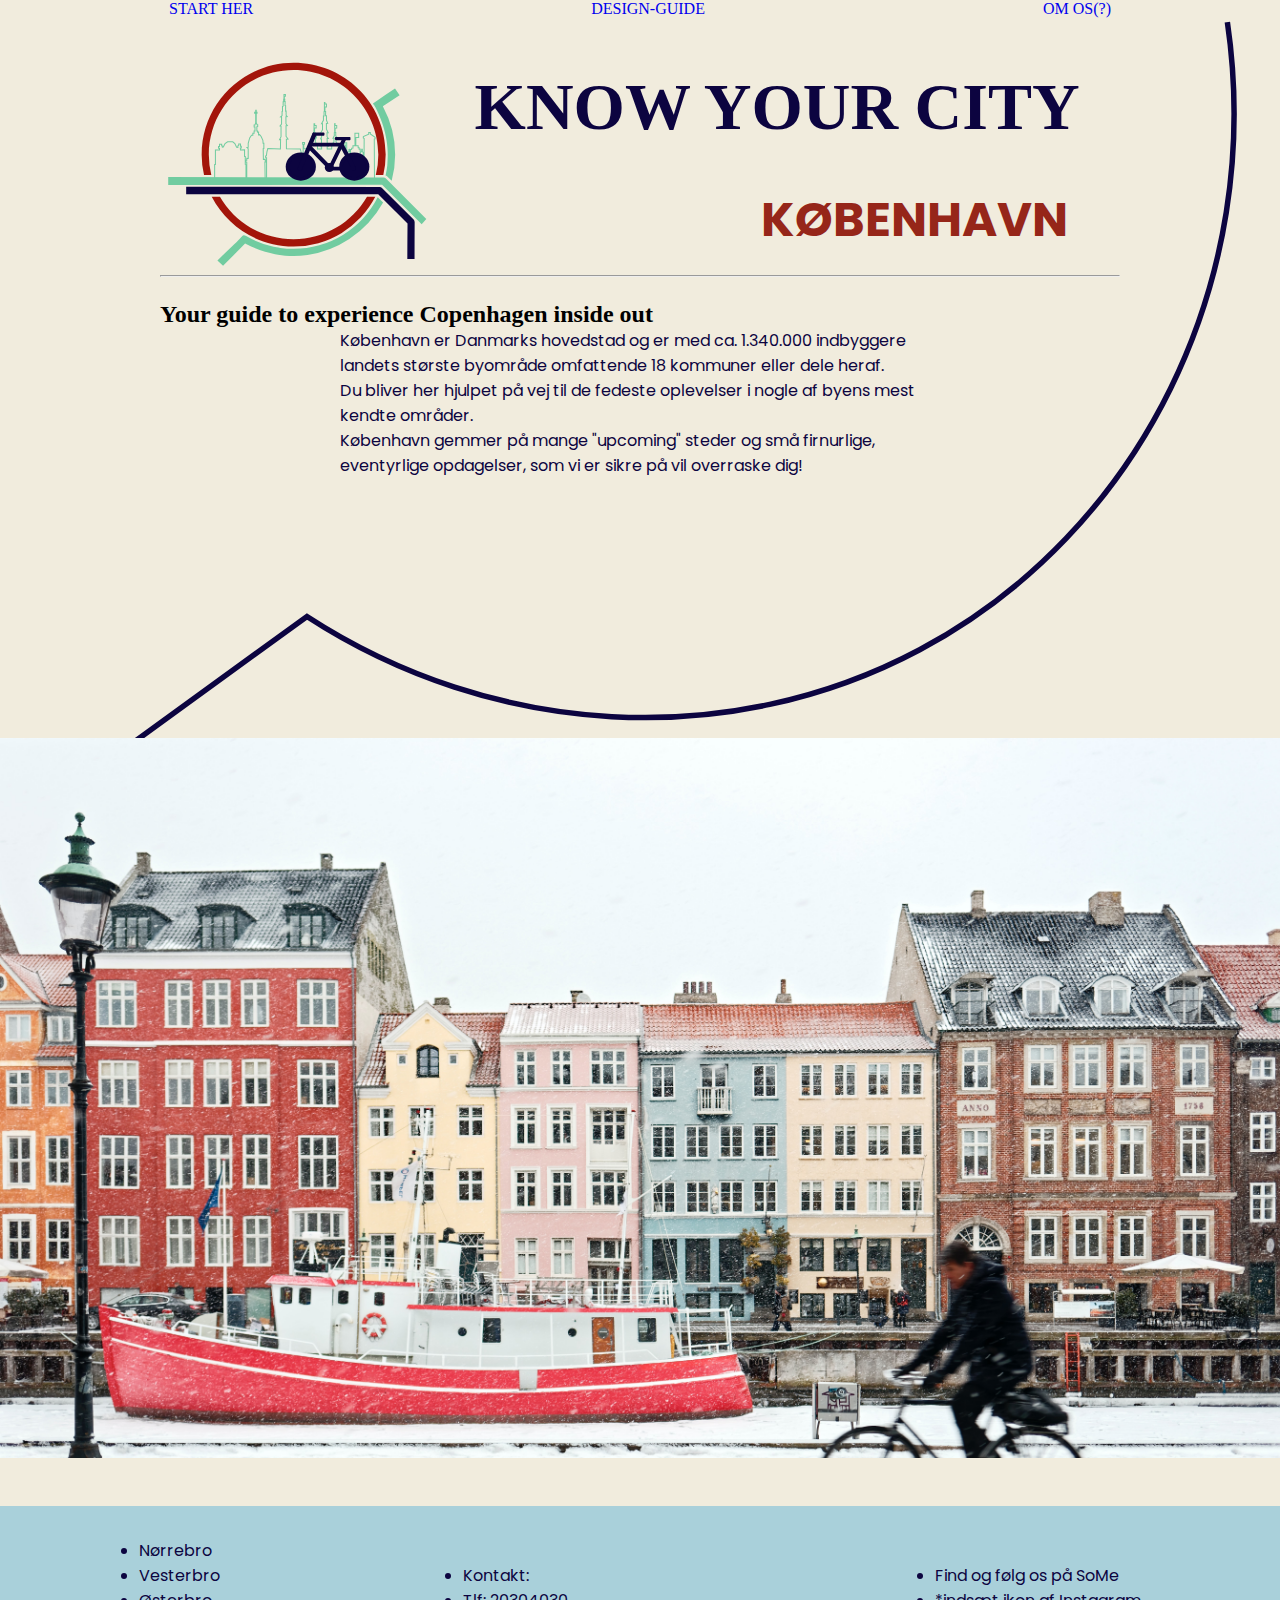
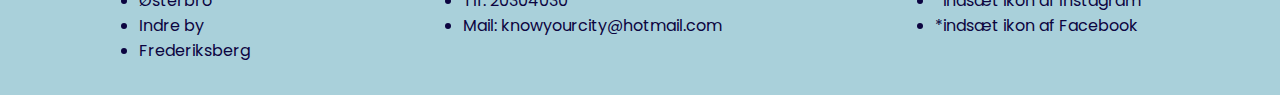
<file: index.html>
<!DOCTYPE html>
<html lang="en">
  <head>
    <meta charset="UTF-8" />
    <meta http-equiv="X-UA-Compatible" content="IE=edge" />
    <meta name="viewport" content="width=device-width, initial-scale=1.0" />
    <link rel="stylesheet" href="style_index.css" />
    <link rel="stylesheet" href="style_faelles.css" />
    <link rel="preconnect" href="https://fonts.googleapis.com" />
    <link rel="preconnect" href="https://fonts.gstatic.com" crossorigin />
    <link
      href="https://fonts.googleapis.com/css2?family=Permanent+Marker&family=Poppins:wght@100;300;700&display=swap"
      rel="stylesheet"
    />
    <link rel="icon" type="image/svg+xml" href="images/ikoner/favicon.svg" />
    <title>Know Your City</title>
  </head>
  <body>
    <main>
      <header class="banner">
        <div id="banner_mobile">
          <div>
            <img
              class="menu_burger toggle-btn"
              src="images/ikoner/burgermenu.svg"
              alt="Burgermenu-ikon"
            />
          </div>
          <div>
            <!-- <a href="index.html"> -->
            <img
              class="menu_logo toggle-btn"
              src="images/ikoner/logo.svg"
              alt="Logo"
            />
            <!-- </a> -->
          </div>
        </div>
        <nav>
          <ul class="nav">
            <li>
              <a href="kategori.html" class="style_knap">START HER</a>
            </li>
            <li>
              <a href="kategori.html" class="style_knap">DESIGN-GUIDE</a>
            </li>
            <li>
              <a href="kategori.html" class="style_knap">OM OS(?)</a>
            </li>
          </ul>
        </nav>
      </header>
      <section id="index_first_section">
        <div>
          <div class="index_75">
            <div class="index_first_section_wrapper">
              <a class="logo_grid" href="index.html">
                <img src="images/ikoner/logo.svg" alt="Logo"
              /></a>
              <h1 class="h1_grid">KNOW YOUR CITY</h1>
              <h2 class="h2_grid">KØBENHAVN</h2>
            </div>
            <hr class="index_first_section_hr" />
            <h2>Your guide to experience Copenhagen inside out</h2>
            <p class="index_first_section_p">
              København er Danmarks hovedstad og er med ca. 1.340.000 indbyggere
              landets største byområde omfattende 18 kommuner eller dele heraf.
              <br />
              Du bliver her hjulpet på vej til de fedeste oplevelser i nogle af
              byens mest kendte områder. <br />
              København gemmer på mange "upcoming" steder og små firnurlige,
              eventyrlige opdagelser, som vi er sikre på vil overraske dig!
            </p>
          </div>
        </div>
      </section>
      <section id="index_second_section"></section>
    </main>
    <footer>
      <div class="footer_grid">
        <div>
          <ul class="nav_footer">
            <li>Nørrebro</li>
            <li>Vesterbro</li>
            <li>Østerbro</li>
            <li>Indre by</li>
            <li>Frederiksberg</li>
          </ul>
        </div>
        <div>
          <ul class="nav_footer">
            <li>Kontakt:</li>
            <li>Tlf: 20304030</li>
            <li>Mail: knowyourcity@hotmail.com</li>
          </ul>
        </div>
        <div>
          <ul class="nav_footer">
            <li>Find og følg os på SoMe</li>
            <li>*indsæt ikon af Instagram</li>
            <li>*indsæt ikon af Facebook</li>
          </ul>
        </div>
      </div>
    </footer>
    <script src="js.js"></script>
  </body>
</html>
</file>
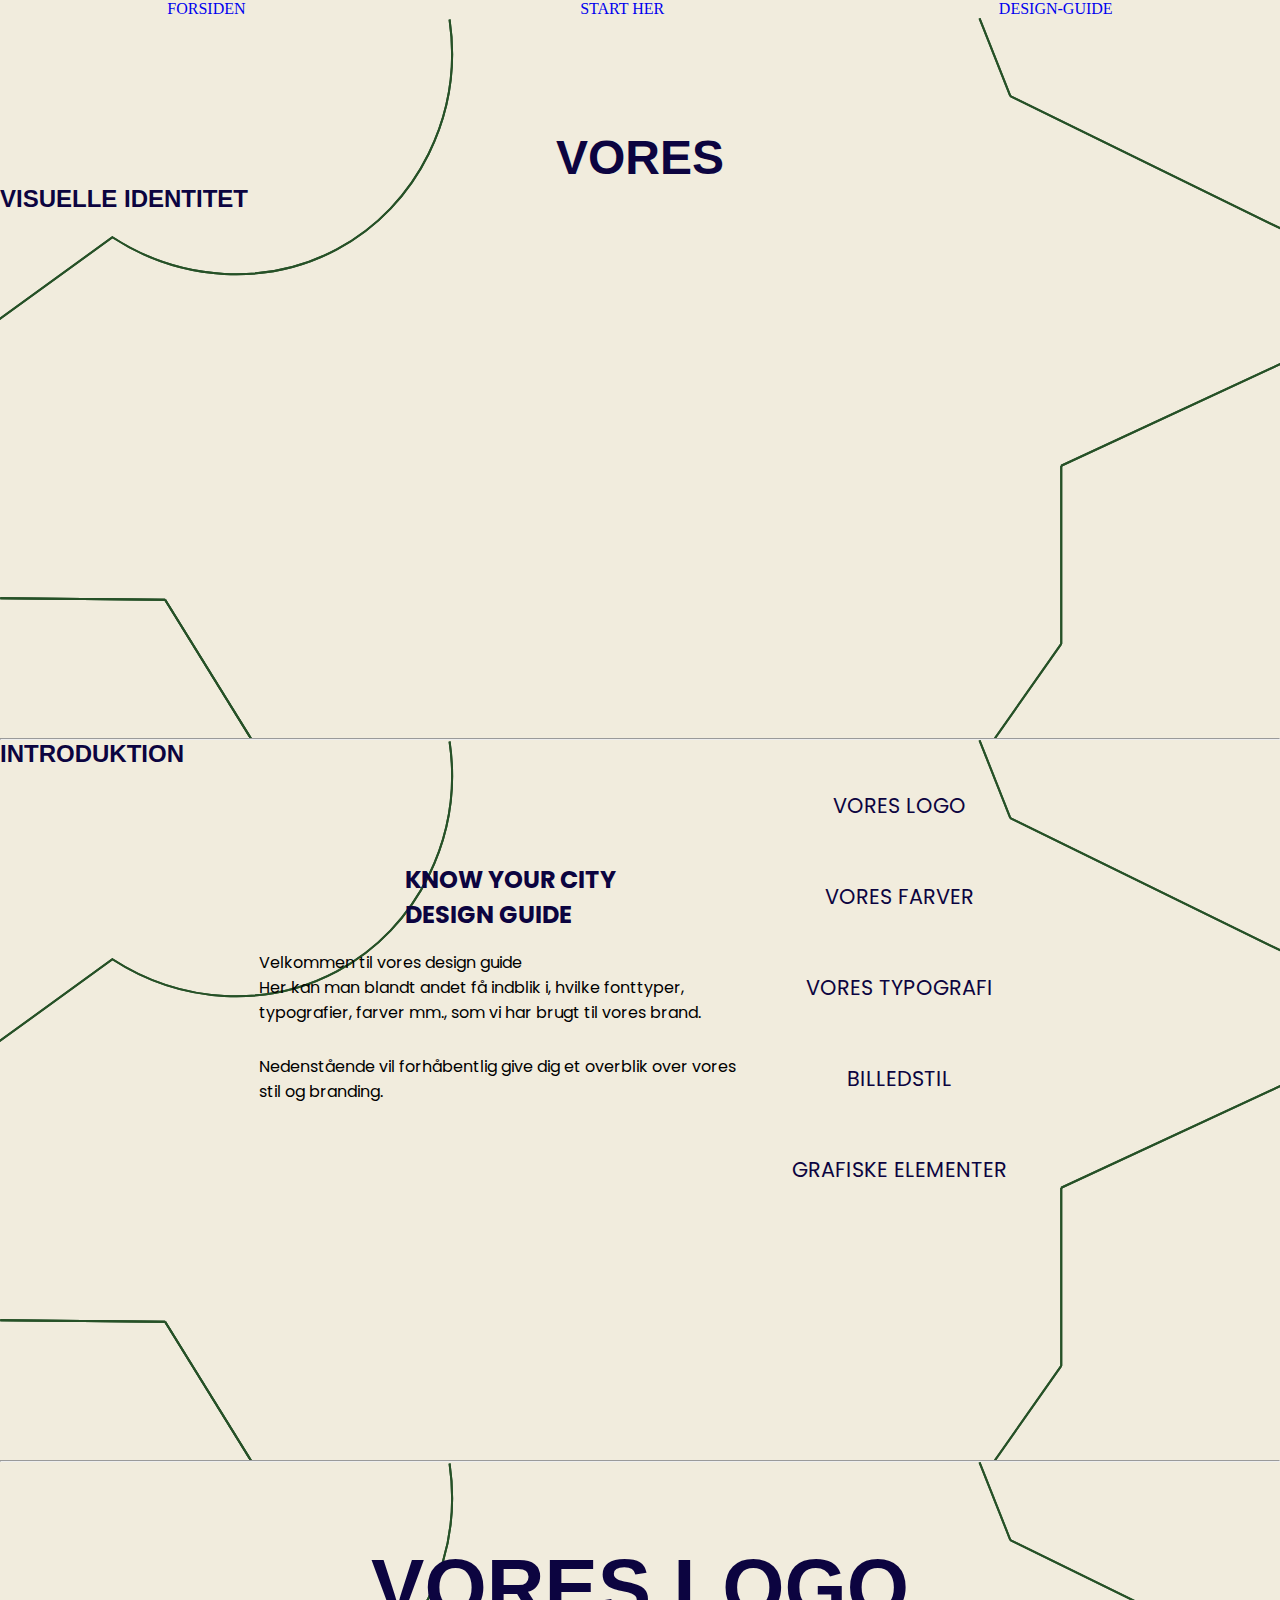
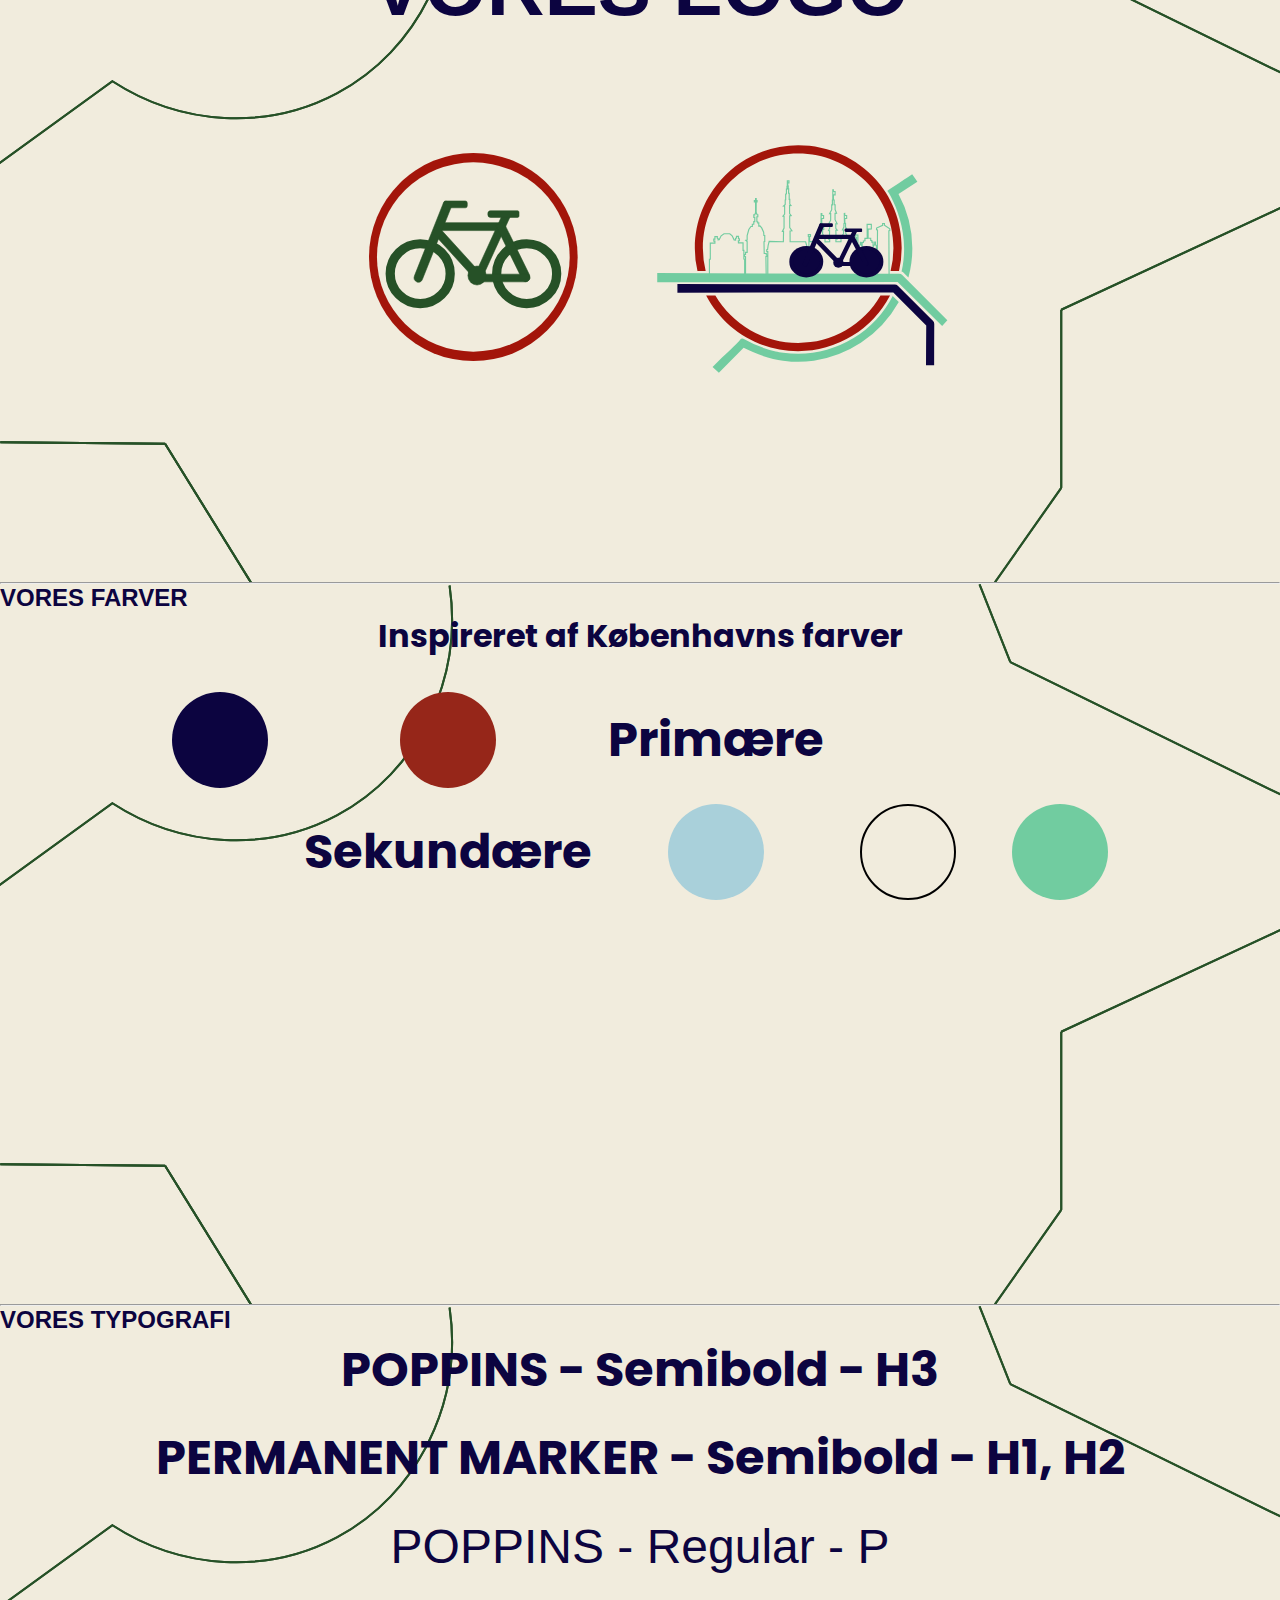
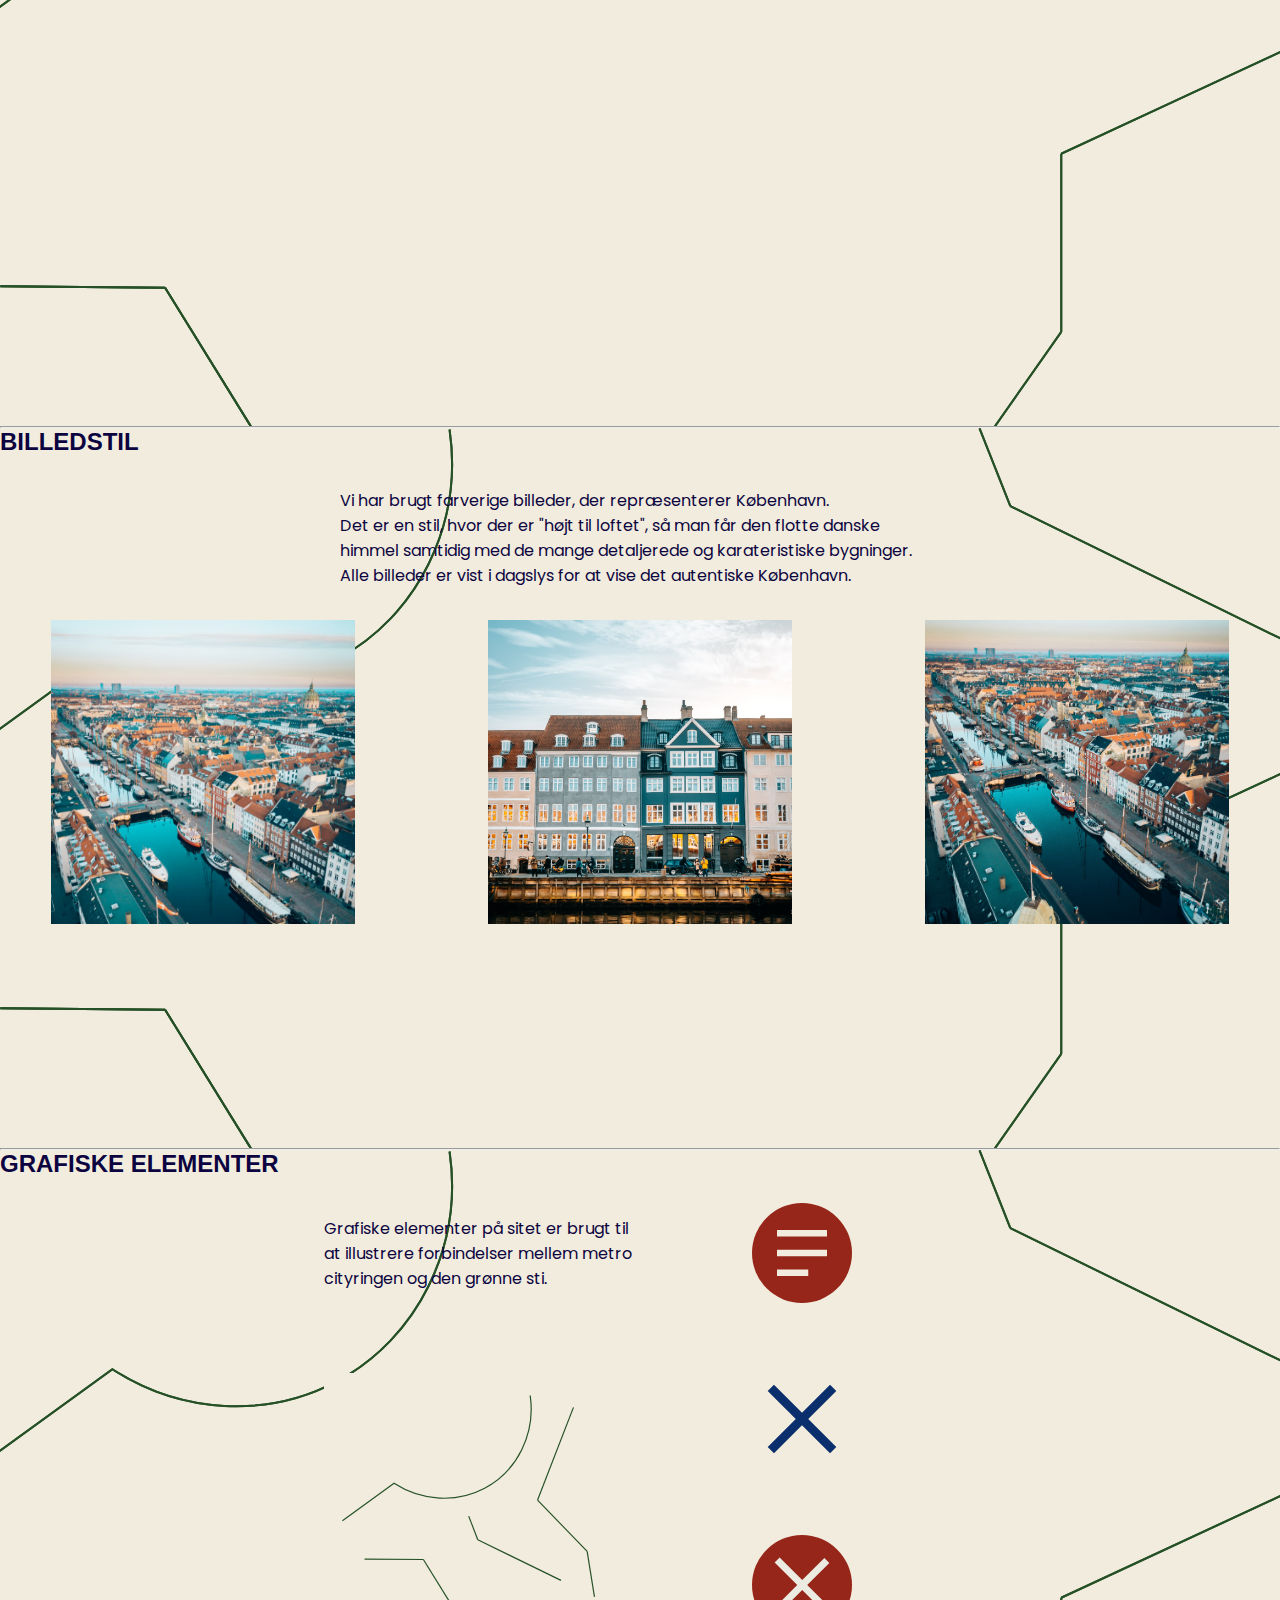
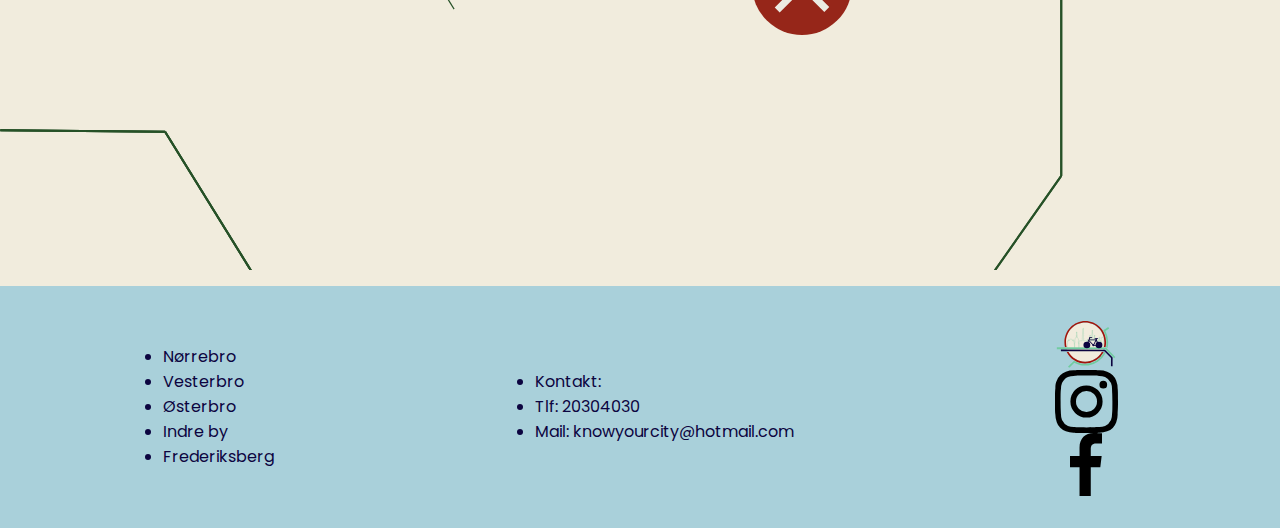
<file: design_guide.html>
<!DOCTYPE html>
<html lang="en">
  <head>
    <meta charset="UTF-8" />
    <meta http-equiv="X-UA-Compatible" content="IE=edge" />
    <meta name="viewport" content="width=device-width, initial-scale=1.0" />
    <link rel="stylesheet" href="style_design_guide.css" />
    <link rel="stylesheet" href="style_faelles.css" />
    <link rel="preconnect" href="https://fonts.googleapis.com" />
    <link rel="preconnect" href="https://fonts.gstatic.com" crossorigin />
    <link
      href="https://fonts.googleapis.com/css2?family=Permanent+Marker&family=Poppins:wght@100;300;700&display=swap"
      rel="stylesheet"
    />
    <link rel="icon" type="image/svg+xml" href="images/ikoner/favicon.svg" />
    <title>Know Your City</title>
  </head>
  <body>
    <main>
      <header class="banner">
        <div id="banner_mobile">
          <div>
            <img
              class="menu_burger toggle-btn"
              src="images/ikoner/burgermenu.svg"
              alt="Burgermenu-ikon"
            />
          </div>
          <div>
            <a href="index.html">
              <img
                class="menu_logo toggle-btn"
                src="images/ikoner/logo.svg"
                alt="Logo"
              />
            </a>
          </div>
        </div>
        <nav>
          <ul class="nav">
            <li>
              <a href="index.html">FORSIDEN</a>
            </li>
            <li>
              <a href="kategori.html" class="style_knap">START HER</a>
            </li>
            <li>
              <a href="kategori.html" class="style_knap">DESIGN-GUIDE</a>
            </li>
          </ul>
        </nav>
      </header>

      <section class="design_section">
        <div class="design_first_section_wrapper">
          <h1 class="first_h1">VORES</h1>
          <h2 class="h2" id="first_h2">VISUELLE IDENTITET</h2>
        </div>
      </section>

      <hr class="design_hr" />

      <section class="design_section">
        <h2 class="h2">INTRODUKTION</h2>
        <div class="design_second_section_wrapper">
          <h3 class="second_h3">KNOW YOUR CITY <br />DESIGN GUIDE</h3>
          <p class="second_p_01">
            Velkommen til vores design guide <br />Her kan man blandt andet få
            indblik i, hvilke fonttyper, typografier, farver mm., som vi har
            brugt til vores brand.
          </p>
          <p class="second_p_02">
            Nedenstående vil forhåbentlig give dig et overblik over vores stil
            og branding.
          </p>
          <p class="second_p_03 second_p_style">VORES LOGO</p>
          <p class="second_p_04 second_p_style">VORES FARVER</p>
          <p class="second_p_05 second_p_style">VORES TYPOGRAFI</p>
          <p class="second_p_06 second_p_style">BILLEDSTIL</p>
          <p class="second_p_07 second_p_style">GRAFISKE ELEMENTER</p>
        </div>
      </section>

      <hr class="design_hr" />

      <section class="design_section">
        <div class="design_third_section_wrapper">
          <h2 class="third_h2">VORES LOGO</h2>
          <img
            class="third_logo_01"
            src="images/ikoner/favivon.svg"
            alt="Ikon"
          />
          <img class="third_logo_02" src="images/ikoner/logo.svg" alt="Logo" />
        </div>
      </section>

      <hr class="design_hr" />

      <section class="design_section">
        <h2 class="h2">VORES FARVER</h2>
        <h3 class="fourth_h3">Inspireret af Københavns farver</h3>
        <div class="design_fourth_section_wrapper">
          <div class="roed farve"></div>
          <div class="blaa farve"></div>
          <h4 class="fourth_h4_01">Primære</h4>
          <div class="lyseblaa farve"></div>
          <div class="creme farve"></div>
          <div class="groen farve"></div>
          <h4 class="fourth_h4_02">Sekundære</h4>
        </div>
      </section>

      <hr class="design_hr" />

      <section class="design_section">
        <h2 class="h2">VORES TYPOGRAFI</h2>
        <div class="design_fifth_section_wrapper">
          <h3 class="fifth_h3_01">POPPINS - Semibold - H3</h3>
          <p class="fifth_p">POPPINS - Regular - P</p>
          <h3 class="fifth_h3_02">PERMANENT MARKER - Semibold - H1, H2</h3>
        </div>
      </section>

      <hr class="design_hr" />

      <section class="design_section">
        <h2 class="h2">BILLEDSTIL</h2>
        <p class="sixth_p">
          Vi har brugt farverige billeder, der repræsenterer København. <br />
          Det er en stil, hvor der er "højt til loftet", så man får den flotte
          danske himmel samtidig med de mange detaljerede og karateristiske
          bygninger. Alle billeder er vist i dagslys for at vise det autentiske
          København.
        </p>
        <div class="design_sixth_section_wrapper">
          <div>
            <img
              class="sixth_img"
              src="images/image002.png"
              alt="Billede af Københavnske gader"
            />
          </div>
          <div>
            <img
              class="sixth_img"
              src="images/image003.jpg"
              alt="Billede af Københavnske gader"
            />
          </div>
          <div>
            <img
              class="sixth_img"
              src="images/image004.jpg"
              alt="Billede af Københavnske gader"
            />
          </div>
        </div>
      </section>

      <hr class="design_hr" />

      <section class="design_section">
        <h2 class="h2">GRAFISKE ELEMENTER</h2>
        <div class="design_seventh_section_wrapper">
          <p class="seventh_p">
            Grafiske elementer på sitet er brugt til at illustrere forbindelser
            mellem metro cityringen og den grønne sti.
          </p>
          <img
            class="seventh_img_01"
            src="images/grafisk/elementer.svg"
            alt="Grafiske elementer samlet"
          />
          <img
            class="seventh_img_02"
            src="images/ikoner/burgermenu.svg"
            alt="Burgermenu-ikon"
          />
          <img
            class="seventh_img_03"
            src="images/ikoner/lukpopup.svg"
            alt="Lukke-ikon"
          />
          <img
            class="seventh_img_04"
            src="images/ikoner/menuluk.svg"
            alt="Burgermenu luk-ikon"
          />
        </div>
      </section>
    </main>
    <footer>
      <div class="footer_grid">
        <div>
          <ul class="nav_footer">
            <li>Nørrebro</li>
            <li>Vesterbro</li>
            <li>Østerbro</li>
            <li>Indre by</li>
            <li>Frederiksberg</li>
          </ul>
        </div>
        <div>
          <ul class="nav_footer">
            <li>Kontakt:</li>
            <li>Tlf: 20304030</li>
            <li>Mail: knowyourcity@hotmail.com</li>
          </ul>
        </div>
        <div class="nav_icons">
          <a href="index.html"
            ><img class="icons" src="images/ikoner/logo.svg" alt="Logo"
          /></a>
          <a href="index.html" target="_blank">
            <img
              src="/images/ikoner/instagram.svg"
              class="icons"
              alt="instagram"
          /></a>
          <a href="index.html" target="_blank">
            <img
              src="/images/ikoner/facebook.svg"
              class="icons"
              alt="facebook"
            />
          </a>
        </div>
      </div>
    </footer>
    <script src="js.js"></script>
  </body>
</html>
</file>
<file: style_index.css>
/* Her tilføjes baggrundsbilledet med det grafiske element */
#index_first_section {
  width: 100%;
  padding-top: 2rem;
  background-image: url(images/grafisk/venstre_top.svg);
  background-size: cover;
  aspect-ratio: 16 / 9;
}

/* Til at gøre første sektion smallere */
.index_75 {
  width: 75%;
}

/* Til at oprette grid */
.index_first_section_wrapper {
  display: grid;
  grid-template-columns: repeat(7, 1fr);
}

/* logo_grid, h1_grid & h2_grid bliver sat på deres respektive pladser i griddet */
.logo_grid {
  grid-column: 1 / 3;
  grid-row: 1 / 3;

  width: 100%;
}

.h1_grid {
  grid-column: 3 / 8;
  grid-row: 1;

  color: var(--clr-primary2);
  font-size: 4.125rem;
  font-family: "permanent marker";
}

.h2_grid {
  grid-column: 5 / 8;
  grid-row: 2;

  color: var(--clr-primary1);
  font-family: "poppins", sans-serif;
  font-size: 3rem;
}

h3 {
  text-align: center;
  color: var(--clr-secondary1);
  font-size: 2.2rem;
  font-family: "permanent marker";
  padding-bottom: 1.5rem;
}

.h3_span {
  color: var(--clr-primary1);
}

.index_first_section_hr {
  color: var(--clr-secondary3);
  margin-bottom: 1.5rem;
}

/* Flex bruges til at skabe kolonner til teksterne */
.index_first_section_p_wrapper {
  display: flex;
  gap: 5rem;
  width: 60%;
}

/* Med flex-basis 100% udvides de to paragraffer til samme størrelse, så det ser pænere ud */
.index_first_section_p_wrapper > * {
  flex-basis: 100%;
}

.index_first_section_p {
  max-width: 60ch;
  font-family: var(--ff-p);
  color: var(--clr-primary2);
}

/* Her tilføjes splash-billedet til anden sektion */
#index_second_section {
  background-image: url(images/max-adulyanukosol-PV2trXWZODQ-unsplash.jpg);
  background-size: cover;
  aspect-ratio: 16 / 9;
  width: 100%;
  min-height: 70vh;
  margin-bottom: 3rem;
}

/* Media-queryen bliver her brugt til at sætte tingene i anderledes orden ved mindre skærmstørrelse */
@media (max-width: 600px) {
  .logo_grid {
    display: none;
  }

  .h1_grid {
    grid-column: 1 / 8;
    grid-row: 1;
    font-size: 2.2rem;
  }

  .h2_grid {
    grid-column: 1 / 8;
    grid-row: 2;
    font-size: 3rem;
  }

  /* flex-direction bruges til at gøre paragrafferne horisontale fra før-vertikale. */
  .index_first_section_p_wrapper {
    flex-direction: column;
    gap: 1rem;
  }

  #index_first_section {
    background-image: none;
    margin-bottom: 2rem;
  }
}

/* Baggrundsbilledet fjernes ved mindre skærmstørrelse for at gøre sitet mindre rodet */
@media (min-width: 600px) and (max-width: 800px) {
  #index_first_section {
    background-image: none;
    margin-bottom: 2rem;
  }

  .h1_grid {
    grid-column: 1 / 8;
    grid-row: 1;
    font-size: 3rem;
  }

  .h2_grid {
    grid-column: 4;
    grid-row: 2;
    font-size: 3rem;
  }

  .index_first_section_p_wrapper {
    flex-direction: column;
    gap: 1rem;
  }
}

@media (min-width: 800px) and (max-width: 1150px) {
  #index_first_section {
    background-image: none;
    margin-bottom: 2rem;
  }

  .index_first_section_p_wrapper {
    flex-direction: column;
    gap: 1rem;
  }

  .h1_grid {
    grid-column: 3 / 8;
    grid-row: 1;
    font-size: 3rem;
  }

  .h2_grid {
    grid-column: 4 / 8;
    grid-row: 2;
    font-size: 3rem;
  }

  h3 {
    font-size: 1.5rem;
  }
}
</file>
<file: style_faelles.css>
* {
  margin: auto;
  padding: 0%;
  box-sizing: border-box;
}

:root {
  --clr-primary1: #962619;
  --clr-primary2: #0c0440;
  --clr-secondary1: #a9d0da;
  --clr-secondary2: #f1ecdd;
  --clr-secondary3: #71cca0;
  --clr-accent: snow;
  --ff-h: "permanent marker", sans-serif;
  --ff-p: "poppins", sans-serif;
}

body {
  background-color: var(--clr-secondary2);
}

img {
  max-width: 100%;
  display: block;
}

@media (min-width: 800px) {
  .nav {
    display: flex;
    /* background-color: var(--clr-primary2); */
    justify-content: center;
  }
}

.toggle-btn {
  display: none;
  list-style: none;
}

nav.shown .menu_logo {
  display: none;
}

/* .banner {
  position: sticky;
  top: 0;
  z-index: +1;
} */

.banner a {
  text-decoration: none;
}

@media (max-width: 800px) {
  nav {
    display: none;
  }

  .toggle-btn {
    border: none;
    display: block;
    cursor: pointer;
  }

  .logo_grid {
    display: none;
  }

  nav.shown {
    display: flex;
    justify-content: flex-start;
    flex-direction: column;
    background-color: var(--clr-primary2);
  }

  #banner_mobile {
    display: flex;
    background-color: var(--clr-primary2);
  }

  #banner_mobile img {
    width: 50%;
  }

  #banner_mobile > * {
    flex-basis: 100%;
  }

  .nav {
    display: flex;
    flex-direction: column;
    align-items: center;
    gap: 1em;
  }
}

footer {
  margin-top: 1rem;
  background: var(--clr-secondary1);
  font-family: var(--ff-p);
  color: var(--clr-primary2);
  list-style: none;
  padding: 2rem;
}

.nav {
  list-style: none;
  text-decoration: none;
}

.footer_grid {
  display: flex;
  justify-content: space-between;
}
</file>
<file: style_design_guide.css>
h1,
h2,
h3 {
  font-family: var(--ff-h);
  color: var(--clr-primary2);
}

h3,
h4,
h5,
p {
  font-family: var(--ff-p);
}

.design_section {
  background-image: url(images/grafisk/Billede_grafiske_elementer.svg);
  background-size: cover;
  aspect-ratio: 16 / 9;
  width: 100%;
}

.first_h1,
.first_h2,
.second_h2,
.fourth_h2,
.fifth_h2,
.sixth_h2,
.seventh_h2 {
  text-align: center;
  padding-top: 7rem;
}

.first_h1 {
  font-size: 3rem;
}

.first_h2,
.second_h2,
.third_h2,
.fourth_h2,
.fifth_h2,
.sixth_h2,
.seventh_h2 {
  font-size: 5rem;
}

.design_second_section_wrapper {
  display: grid;
  grid-template-columns: repeat(5, 1fr);
  grid-template-rows: repeat(5, 1fr);
  gap: 1rem;
}

.second_h3 {
  grid-column: 2 / 4;
  grid-row: 2;
  font-size: 1.5rem;
  color: var(--clr-primary2);
}

.second_p_01 {
  grid-column: 2 / 4;
  grid-row: 3;
}

.second_p_02 {
  grid-column: 2 / 4;
  grid-row: 4;
}

.second_p_style {
  font-size: 1.3rem;
  color: var(--clr-primary2);
}

.second_p_03 {
  grid-column: 4;
  grid-row: 1;
}
.second_p_04 {
  grid-column: 4;
  grid-row: 2;
}
.second_p_05 {
  grid-column: 4;
  grid-row: 3;
}
.second_p_06 {
  grid-column: 4;
  grid-row: 4;
}
.second_p_07 {
  grid-column: 4;
  grid-row: 5;
}

.design_third_section_wrapper {
  display: grid;
  grid-template-columns: repeat(4, 1fr);
  grid-template-rows: repeat(2, 1fr);
  gap: 1rem;
}

.third_h2 {
  grid-column: 2 / 4;
  grid-row: 1;
}

.third_logo_01 {
  grid-column: 2;
  grid-row: 2;
}

.third_logo_02 {
  grid-column: 3;
  grid-row: 2;
}

.design_fourth_section_wrapper {
  display: grid;
  grid-template-columns: repeat(7, 1fr);
  grid-template-rows: repeat(2, 1fr);
  gap: 1rem;
}

.fourth_h3 {
  text-align: center;
  font-size: 2rem;
  padding-bottom: 2rem;
}

.fourth_h4_01 {
  grid-column: 4;
  grid-row: 1;
  font-size: 3rem;
  color: var(--clr-primary2);
}

.fourth_h4_02 {
  grid-column: 3;
  grid-row: 2;
  font-size: 3rem;
  color: var(--clr-primary2);
}

.farve {
  border-radius: 50%;
  width: 6rem;
  height: 6rem;
}

.roed {
  grid-column: 3;
  grid-row: 1;
  background-color: var(--clr-primary1);
}

.blaa {
  grid-column: 2;
  grid-row: 1;
  background-color: var(--clr-primary2);
}

.lyseblaa {
  grid-column: 4;
  grid-row: 2;
  background-color: var(--clr-secondary1);
}

.creme {
  grid-column: 5;
  grid-row: 2;
  background-color: var(--clr-secondary2);
  border: 2px solid black;
}

.groen {
  grid-column: 6;
  grid-row: 2;
  background-color: var(--clr-secondary3);
}

.design_fifth_section_wrapper {
  display: grid;
  grid-template-columns: repeat(5, 1fr);
  grid-template-rows: repeat(3, 1fr);
  gap: 1rem;
}

.fifth_h3_01 {
  grid-column: 1 / 6;
  grid-row: 1;
  font-size: 3rem;
  color: var(--clr-primary2);
}

.fifth_h3_02 {
  grid-column: 1 / 6;
  grid-row: 2;
  font-size: 3rem;
  color: var(--clr-primary2);
}

.fifth_p {
  grid-column: 1 / 6;
  grid-row: 3;
  font-size: 3rem;
  color: var(--clr-primary2);
  font-family: var(--ff-h);
}

.design_sixth_section_wrapper {
  display: flex;
  gap: 2rem;
}

.design_sixth_section_wrapper > * {
  flex-basis: 100%;
}

.sixth_img {
  aspect-ratio: 1 / 1;
  object-fit: cover;
  width: 75%;
}

.sixth_p {
  max-width: 60ch;
  padding-top: 2rem;
  padding-bottom: 2rem;
  color: var(--clr-primary2);
}

.design_seventh_section_wrapper {
  display: grid;
  grid-template-columns: repeat(4, 1fr);
  grid-template-rows: repeat(4, 1fr);
  gap: 1rem;
}

.seventh_p {
  grid-column: 2;
  grid-row: 1;
  max-width: 60ch;
  color: var(--clr-primary2);
}

.seventh_img_01 {
  grid-column: 2;
  grid-row: 2 / 4;
}

.seventh_img_02 {
  grid-column: 3;
  grid-row: 1;
}

.seventh_img_03 {
  grid-column: 3;
  grid-row: 2;
}

.seventh_img_04 {
  grid-column: 3;
  grid-row: 3;
}
</file>
